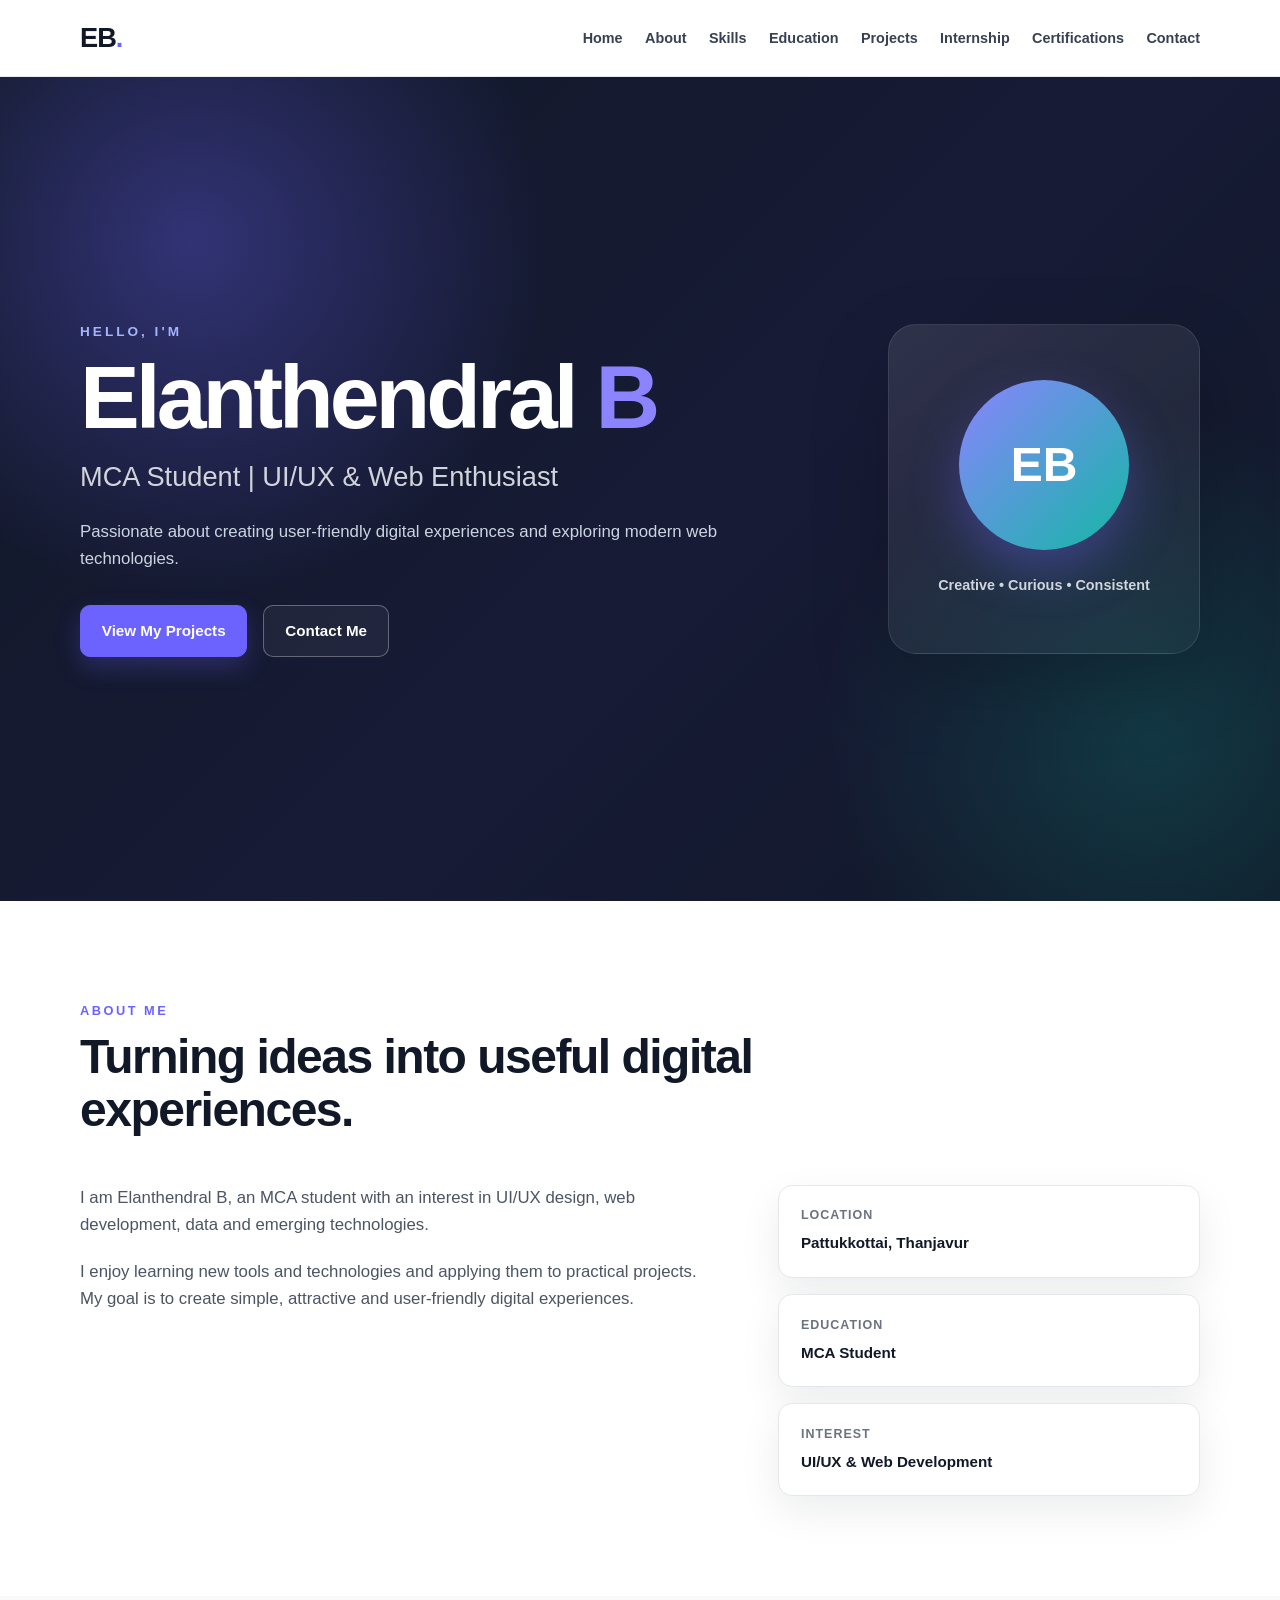
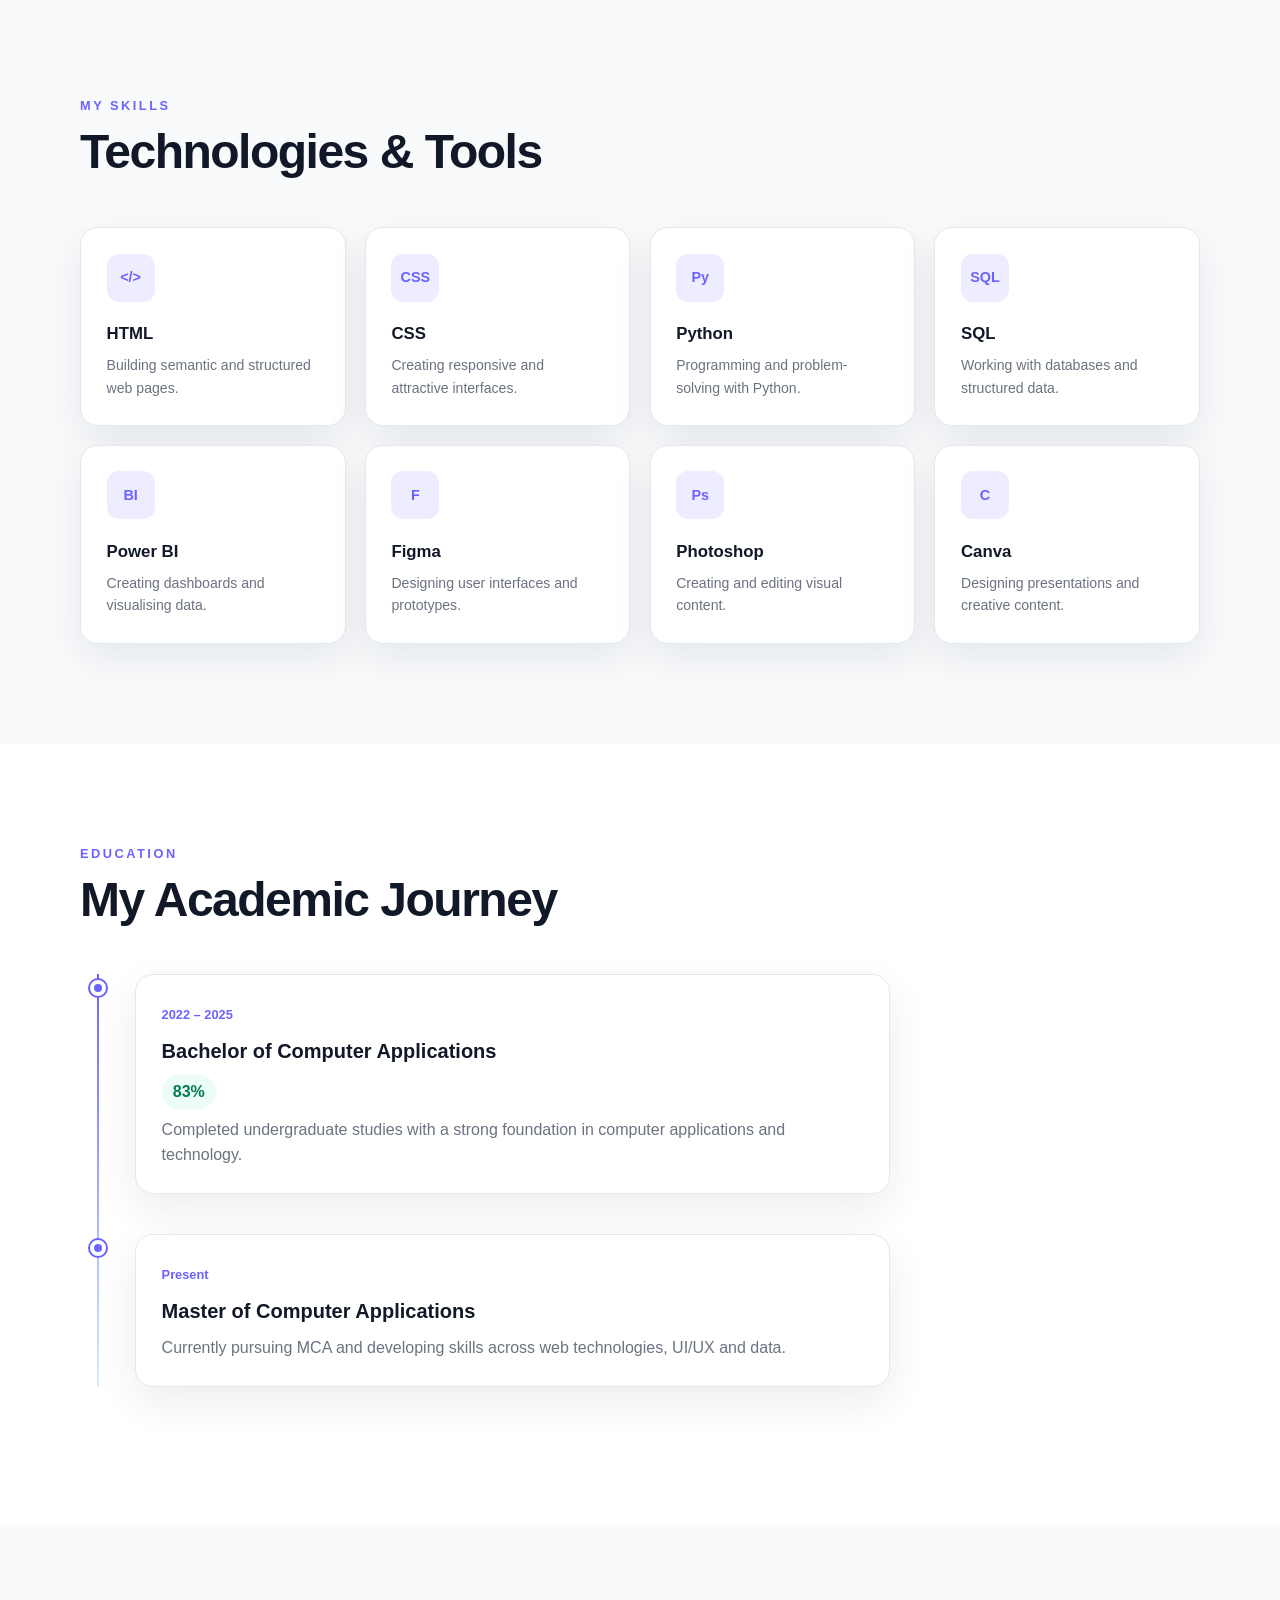
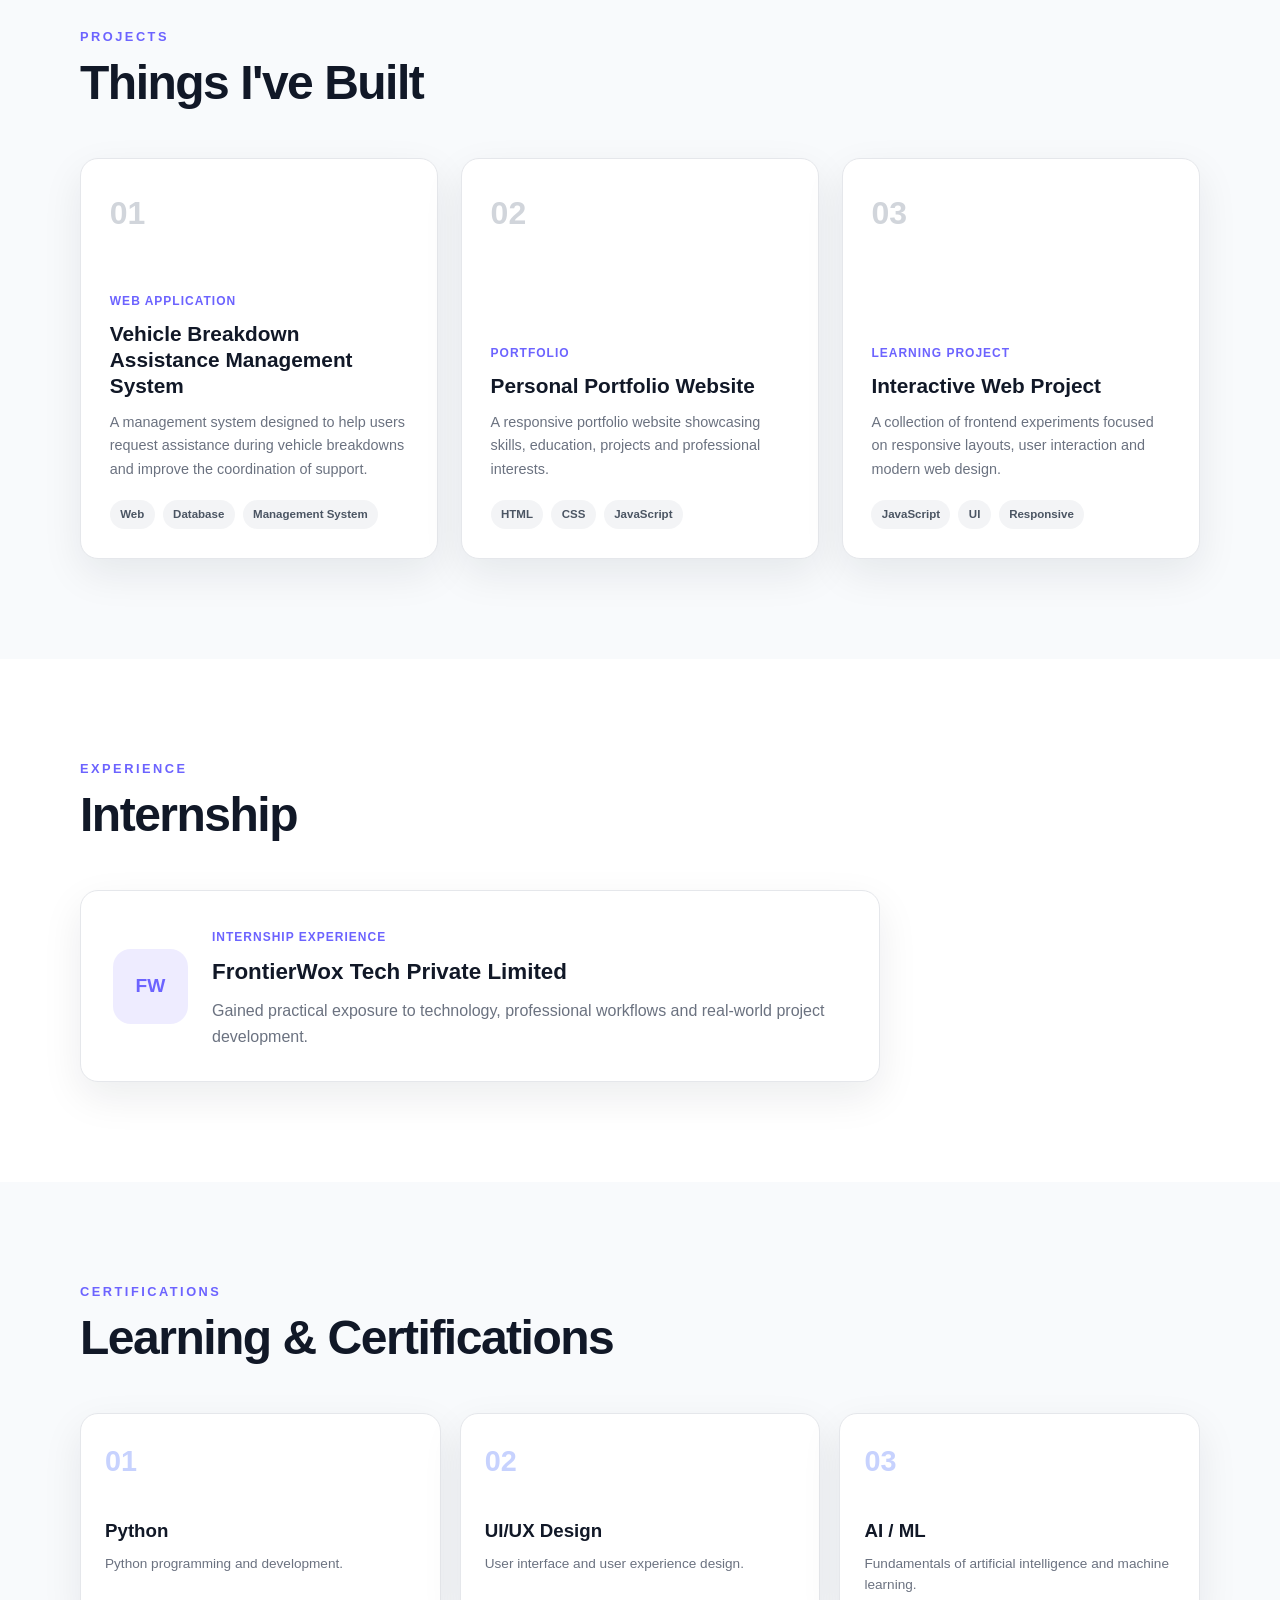
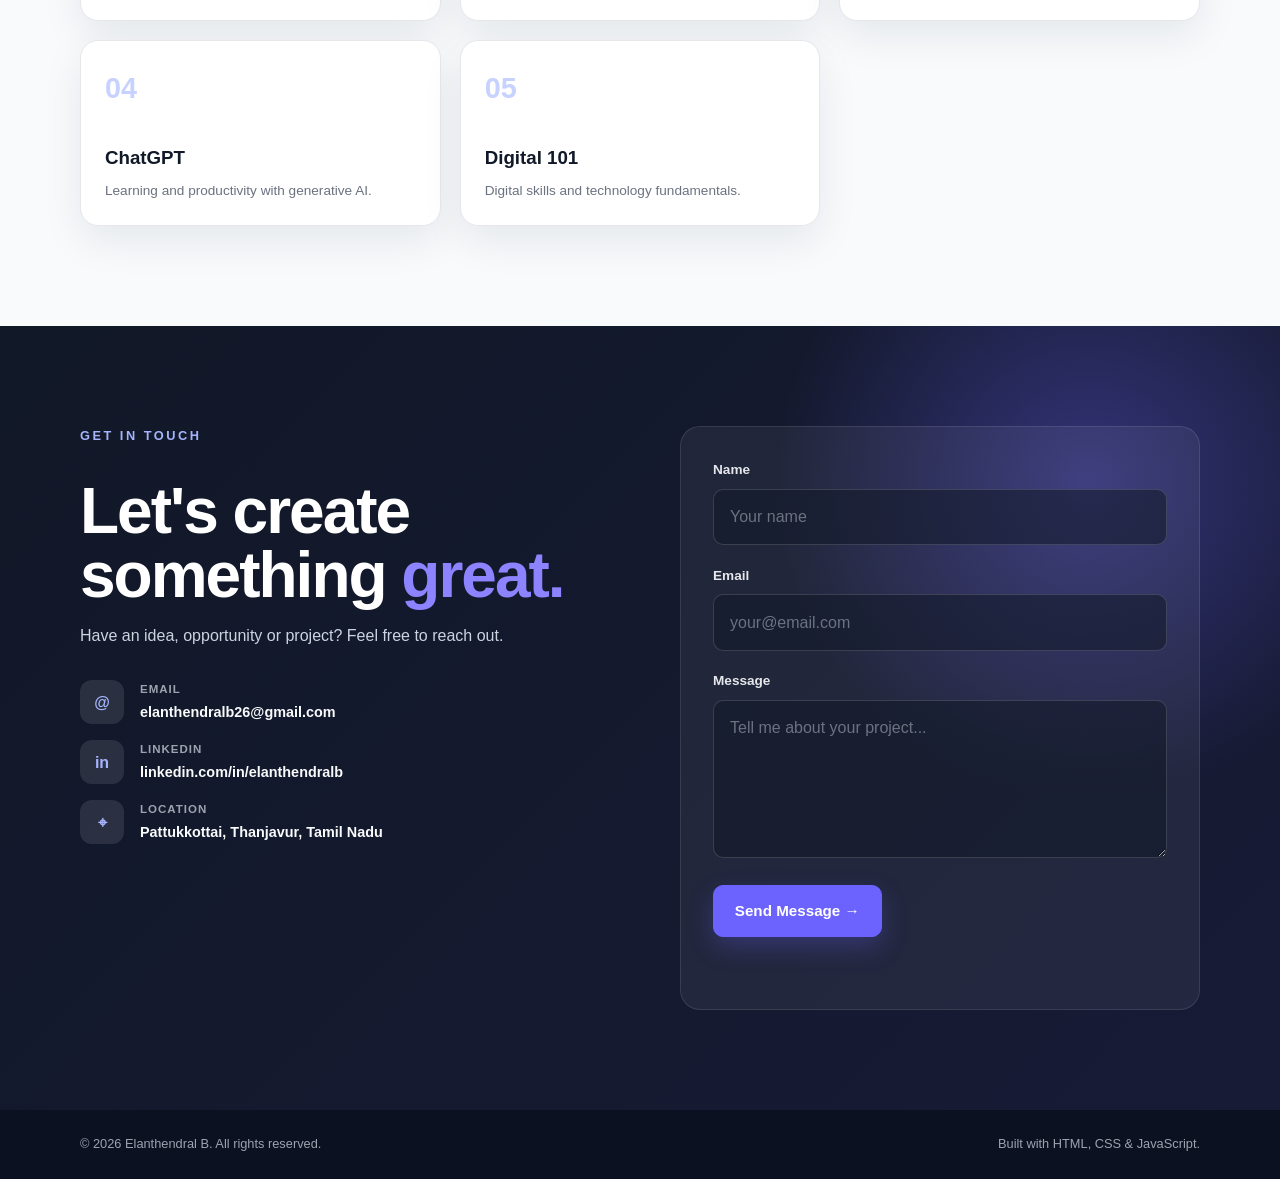
<file: task-1-portfolio/index.html>
<!DOCTYPE html>
<html lang="en">
<head>
    <meta charset="UTF-8">
    <meta name="viewport" content="width=device-width, initial-scale=1.0">

    <meta
        name="description"
        content="Elanthendral B - MCA Student, UI/UX and Web Enthusiast portfolio"
    >

    <title>Elanthendral B | Portfolio</title>

    <link rel="stylesheet" href="style.css">
</head>

<body>

    <!-- Navigation -->
    <header class="header">
        <nav class="navbar container">
            <a href="#home" class="logo">EB<span>.</span></a>

            <button
                class="menu-toggle"
                id="menuToggle"
                aria-label="Open navigation menu"
                aria-expanded="false"
            >
                ☰
            </button>

            <ul class="nav-links" id="navLinks">
                <li><a href="#home">Home</a></li>
                <li><a href="#about">About</a></li>
                <li><a href="#skills">Skills</a></li>
                <li><a href="#education">Education</a></li>
                <li><a href="#projects">Projects</a></li>
                <li><a href="#internship">Internship</a></li>
                <li><a href="#certifications">Certifications</a></li>
                <li><a href="#contact">Contact</a></li>
            </ul>
        </nav>
    </header>


    <main>

        <!-- Hero -->
        <section id="home" class="hero">
            <div class="hero-content container">

                <div class="hero-text">
                    <p class="eyebrow">HELLO, I'M</p>

                    <h1>
                        Elanthendral <span>B</span>
                    </h1>

                    <h2>MCA Student | UI/UX & Web Enthusiast</h2>

                    <p class="hero-description">
                        Passionate about creating user-friendly digital
                        experiences and exploring modern web technologies.
                    </p>

                    <div class="hero-buttons">
                        <a href="#projects" class="btn btn-primary">
                            View My Projects
                        </a>

                        <a href="#contact" class="btn btn-secondary">
                            Contact Me
                        </a>
                    </div>
                </div>

                <div class="hero-card">
                    <div class="profile-circle">
                        EB
                    </div>

                    <p>Creative • Curious • Consistent</p>
                </div>

            </div>
        </section>


        <!-- About -->
        <section id="about" class="section">
            <div class="container">

                <p class="section-label">ABOUT ME</p>

                <h2 class="section-title">
                    Turning ideas into useful digital experiences.
                </h2>

                <div class="about-grid">

                    <div class="about-text">
                        <p>
                            I am Elanthendral B, an MCA student with an interest
                            in UI/UX design, web development, data and emerging
                            technologies.
                        </p>

                        <p>
                            I enjoy learning new tools and technologies and
                            applying them to practical projects. My goal is to
                            create simple, attractive and user-friendly digital
                            experiences.
                        </p>
                    </div>

                    <div class="about-info">
                        <div class="info-card">
                            <span>Location</span>
                            <strong>Pattukkottai, Thanjavur</strong>
                        </div>

                        <div class="info-card">
                            <span>Education</span>
                            <strong>MCA Student</strong>
                        </div>

                        <div class="info-card">
                            <span>Interest</span>
                            <strong>UI/UX & Web Development</strong>
                        </div>
                    </div>

                </div>

            </div>
        </section>


        <!-- Skills -->
        <section id="skills" class="section section-light">
            <div class="container">

                <p class="section-label">MY SKILLS</p>

                <h2 class="section-title">
                    Technologies & Tools
                </h2>

                <div class="skills-grid">

                    <div class="skill-card">
                        <div class="skill-icon">&lt;/&gt;</div>
                        <h3>HTML</h3>
                        <p>Building semantic and structured web pages.</p>
                    </div>

                    <div class="skill-card">
                        <div class="skill-icon">CSS</div>
                        <h3>CSS</h3>
                        <p>Creating responsive and attractive interfaces.</p>
                    </div>

                    <div class="skill-card">
                        <div class="skill-icon">Py</div>
                        <h3>Python</h3>
                        <p>Programming and problem-solving with Python.</p>
                    </div>

                    <div class="skill-card">
                        <div class="skill-icon">SQL</div>
                        <h3>SQL</h3>
                        <p>Working with databases and structured data.</p>
                    </div>

                    <div class="skill-card">
                        <div class="skill-icon">BI</div>
                        <h3>Power BI</h3>
                        <p>Creating dashboards and visualising data.</p>
                    </div>

                    <div class="skill-card">
                        <div class="skill-icon">F</div>
                        <h3>Figma</h3>
                        <p>Designing user interfaces and prototypes.</p>
                    </div>

                    <div class="skill-card">
                        <div class="skill-icon">Ps</div>
                        <h3>Photoshop</h3>
                        <p>Creating and editing visual content.</p>
                    </div>

                    <div class="skill-card">
                        <div class="skill-icon">C</div>
                        <h3>Canva</h3>
                        <p>Designing presentations and creative content.</p>
                    </div>

                </div>

            </div>
        </section>


        <!-- Education -->
        <section id="education" class="section">
            <div class="container">

                <p class="section-label">EDUCATION</p>

                <h2 class="section-title">
                    My Academic Journey
                </h2>

                <div class="timeline">

                    <div class="timeline-item">
                        <div class="timeline-dot"></div>

                        <div class="timeline-content">
                            <span class="timeline-year">
                                2022 – 2025
                            </span>

                            <h3>Bachelor of Computer Applications</h3>

                            <p class="timeline-result">
                                83%
                            </p>

                            <p>
                                Completed undergraduate studies with a strong
                                foundation in computer applications and
                                technology.
                            </p>
                        </div>
                    </div>

                    <div class="timeline-item">
                        <div class="timeline-dot"></div>

                        <div class="timeline-content">
                            <span class="timeline-year">
                                Present
                            </span>

                            <h3>Master of Computer Applications</h3>

                            <p>
                                Currently pursuing MCA and developing skills
                                across web technologies, UI/UX and data.
                            </p>
                        </div>
                    </div>

                </div>

            </div>
        </section>


        <!-- Projects -->
        <section id="projects" class="section section-light">
            <div class="container">

                <p class="section-label">PROJECTS</p>

                <h2 class="section-title">
                    Things I've Built
                </h2>

                <div class="projects-grid">

                    <article class="project-card">

                        <div class="project-number">
                            01
                        </div>

                        <div class="project-content">

                            <span class="project-category">
                                Web Application
                            </span>

                            <h3>
                                Vehicle Breakdown Assistance
                                Management System
                            </h3>

                            <p>
                                A management system designed to help users
                                request assistance during vehicle breakdowns
                                and improve the coordination of support.
                            </p>

                            <div class="project-tags">
                                <span>Web</span>
                                <span>Database</span>
                                <span>Management System</span>
                            </div>

                        </div>

                    </article>


                    <article class="project-card">

                        <div class="project-number">
                            02
                        </div>

                        <div class="project-content">

                            <span class="project-category">
                                Portfolio
                            </span>

                            <h3>
                                Personal Portfolio Website
                            </h3>

                            <p>
                                A responsive portfolio website showcasing
                                skills, education, projects and professional
                                interests.
                            </p>

                            <div class="project-tags">
                                <span>HTML</span>
                                <span>CSS</span>
                                <span>JavaScript</span>
                            </div>

                        </div>

                    </article>


                    <article class="project-card">

                        <div class="project-number">
                            03
                        </div>

                        <div class="project-content">

                            <span class="project-category">
                                Learning Project
                            </span>

                            <h3>
                                Interactive Web Project
                            </h3>

                            <p>
                                A collection of frontend experiments focused
                                on responsive layouts, user interaction and
                                modern web design.
                            </p>

                            <div class="project-tags">
                                <span>JavaScript</span>
                                <span>UI</span>
                                <span>Responsive</span>
                            </div>

                        </div>

                    </article>

                </div>

            </div>
        </section>


        <!-- Internship -->
        <section id="internship" class="section">
            <div class="container">

                <p class="section-label">EXPERIENCE</p>

                <h2 class="section-title">
                    Internship
                </h2>

                <div class="experience-card">

                    <div class="experience-icon">
                        FW
                    </div>

                    <div>
                        <span class="experience-label">
                            Internship Experience
                        </span>

                        <h3>
                            FrontierWox Tech Private Limited
                        </h3>

                        <p>
                            Gained practical exposure to technology,
                            professional workflows and real-world project
                            development.
                        </p>
                    </div>

                </div>

            </div>
        </section>


        <!-- Certifications -->
        <section id="certifications" class="section section-light">
            <div class="container">

                <p class="section-label">CERTIFICATIONS</p>

                <h2 class="section-title">
                    Learning & Certifications
                </h2>

                <div class="certifications-grid">

                    <div class="certificate-card">
                        <span class="certificate-number">01</span>
                        <h3>Python</h3>
                        <p>Python programming and development.</p>
                    </div>

                    <div class="certificate-card">
                        <span class="certificate-number">02</span>
                        <h3>UI/UX Design</h3>
                        <p>User interface and user experience design.</p>
                    </div>

                    <div class="certificate-card">
                        <span class="certificate-number">03</span>
                        <h3>AI / ML</h3>
                        <p>Fundamentals of artificial intelligence and machine learning.</p>
                    </div>

                    <div class="certificate-card">
                        <span class="certificate-number">04</span>
                        <h3>ChatGPT</h3>
                        <p>Learning and productivity with generative AI.</p>
                    </div>

                    <div class="certificate-card">
                        <span class="certificate-number">05</span>
                        <h3>Digital 101</h3>
                        <p>Digital skills and technology fundamentals.</p>
                    </div>

                </div>

            </div>
        </section>


        <!-- Contact -->
        <section id="contact" class="contact-section">

            <div class="container contact-container">

                <div class="contact-intro">

                    <p class="section-label">GET IN TOUCH</p>

                    <h2>
                        Let's create something
                        <span>great.</span>
                    </h2>

                    <p>
                        Have an idea, opportunity or project?
                        Feel free to reach out.
                    </p>

                    <div class="contact-details">

                        <a
                            href="mailto:elanthendralb26@gmail.com"
                            class="contact-item"
                        >
                            <span class="contact-icon">@</span>

                            <div>
                                <small>Email</small>
                                <strong>
                                    elanthendralb26@gmail.com
                                </strong>
                            </div>
                        </a>


                        <a
                            href="https://www.linkedin.com/in/elanthendralb/"
                            target="_blank"
                            rel="noopener noreferrer"
                            class="contact-item"
                        >
                            <span class="contact-icon">in</span>

                            <div>
                                <small>LinkedIn</small>
                                <strong>
                                    linkedin.com/in/elanthendralb
                                </strong>
                            </div>
                        </a>


                        <div class="contact-item">
                            <span class="contact-icon">⌖</span>

                            <div>
                                <small>Location</small>
                                <strong>
                                    Pattukkottai, Thanjavur, Tamil Nadu
                                </strong>
                            </div>
                        </div>

                    </div>

                </div>


                <form id="contactForm" class="contact-form">

                    <div class="form-group">
                        <label for="name">Name</label>

                        <input
                            type="text"
                            id="name"
                            name="name"
                            placeholder="Your name"
                            required
                        >
                    </div>


                    <div class="form-group">
                        <label for="email">Email</label>

                        <input
                            type="email"
                            id="email"
                            name="email"
                            placeholder="your@email.com"
                            required
                        >
                    </div>


                    <div class="form-group">
                        <label for="message">Message</label>

                        <textarea
                            id="message"
                            name="message"
                            rows="5"
                            placeholder="Tell me about your project..."
                            required
                        ></textarea>
                    </div>


                    <button type="submit" class="btn btn-primary">
                        Send Message →
                    </button>

                    <p
                        id="formMessage"
                        class="form-message"
                        aria-live="polite"
                    ></p>

                </form>

            </div>

        </section>

    </main>


    <!-- Footer -->
    <footer class="footer">

        <div class="container footer-content">

            <p>
                © <span id="year"></span>
                Elanthendral B. All rights reserved.
            </p>

            <p>
                Built with HTML, CSS & JavaScript.
            </p>

        </div>

    </footer>


    <script src="script.js"></script>

</body>
</html>
</file>
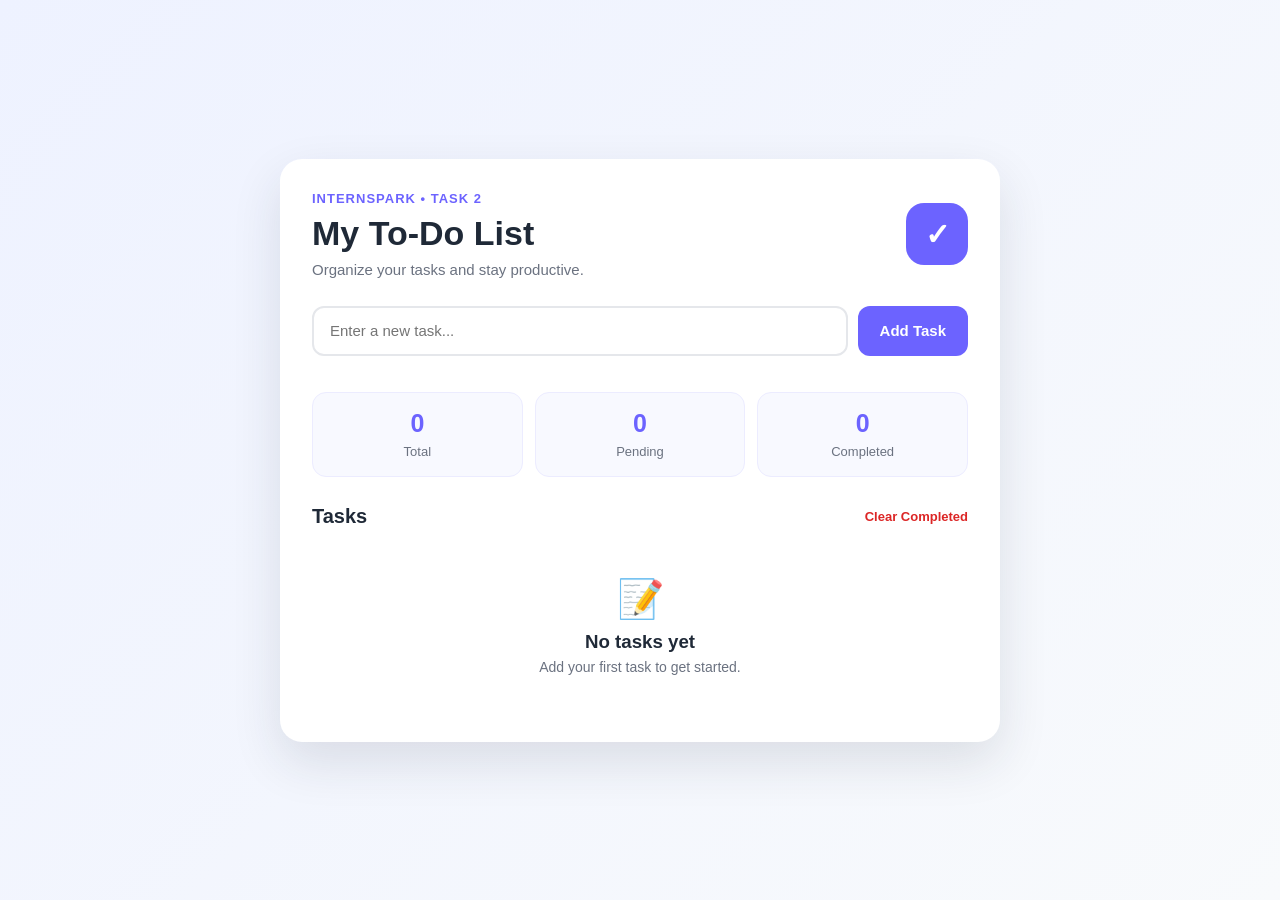
<file: task-2-js-project/index.html>
<!DOCTYPE html>
<html lang="en">
<head>
    <meta charset="UTF-8">
    <meta name="viewport" content="width=device-width, initial-scale=1.0">
    <title>To-Do List | Task 2</title>
    <link rel="stylesheet" href="style.css">
</head>
<body>

    <main class="app">
        <section class="todo-card">

            <div class="header">
                <div>
                    <p class="subtitle">InternSpark • Task 2</p>
                    <h1>My To-Do List</h1>
                    <p class="description">
                        Organize your tasks and stay productive.
                    </p>
                </div>

                <div class="task-icon">✓</div>
            </div>

            <div class="input-area">
                <input
                    type="text"
                    id="taskInput"
                    placeholder="Enter a new task..."
                    maxlength="100"
                    autocomplete="off"
                >
                <button id="addTaskBtn" type="button">Add Task</button>
            </div>

            <p id="errorMessage" class="error-message"></p>

            <div class="stats">
                <div class="stat-box">
                    <span id="totalTasks">0</span>
                    <small>Total</small>
                </div>

                <div class="stat-box">
                    <span id="pendingTasks">0</span>
                    <small>Pending</small>
                </div>

                <div class="stat-box">
                    <span id="completedTasks">0</span>
                    <small>Completed</small>
                </div>
            </div>

            <div class="list-header">
                <h2>Tasks</h2>
                <button id="clearCompletedBtn" type="button">
                    Clear Completed
                </button>
            </div>

            <ul id="taskList" class="task-list"></ul>

            <div id="emptyState" class="empty-state">
                <div class="empty-icon">📝</div>
                <h3>No tasks yet</h3>
                <p>Add your first task to get started.</p>
            </div>

        </section>
    </main>

    <script src="script.js"></script>
</body>
</html>
</file>
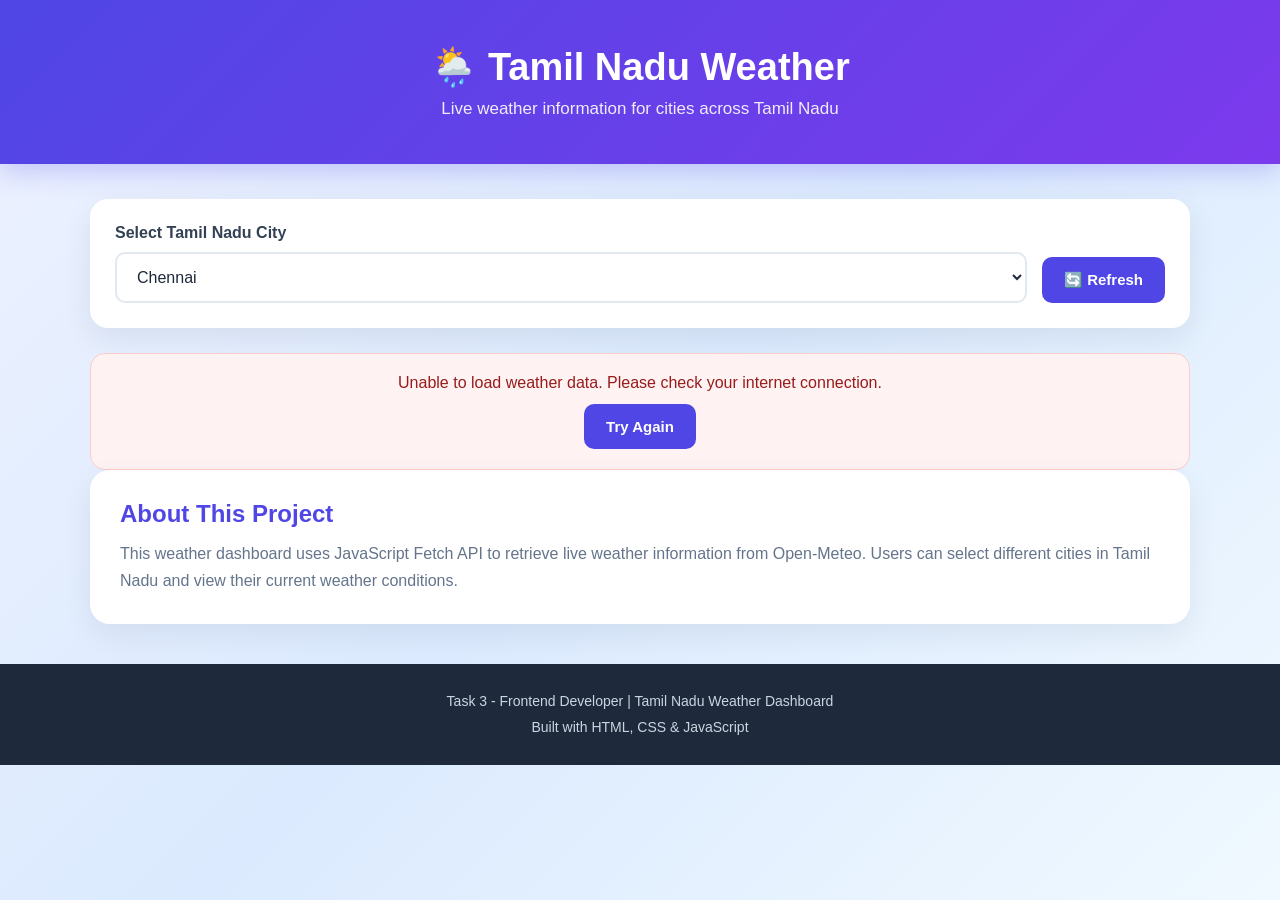
<file: task-3-api-project/index.html>
<!DOCTYPE html>
<html lang="en">
<head>
    <meta charset="UTF-8">
    <meta name="viewport" content="width=device-width, initial-scale=1.0">

    <title>Tamil Nadu Weather Dashboard</title>

    <link rel="stylesheet" href="style.css">
</head>

<body>

    <header class="header">
        <div class="container">
            <h1>🌦️ Tamil Nadu Weather</h1>
            <p>Live weather information for cities across Tamil Nadu</p>
        </div>
    </header>


    <main class="container">

        <section class="control-section">

            <div class="control-box">

                <label for="citySelect">
                    Select Tamil Nadu City
                </label>

                <select id="citySelect">
                    <option value="chennai">Chennai</option>
                    <option value="coimbatore">Coimbatore</option>
                    <option value="madurai">Madurai</option>
                    <option value="trichy">Tiruchirappalli</option>
                    <option value="thanjavur">Thanjavur</option>
                    <option value="salem">Salem</option>
                    <option value="tirunelveli">Tirunelveli</option>
                    <option value="erode">Erode</option>
                    <option value="vellore">Vellore</option>
                    <option value="pattukkottai">Pattukkottai</option>
                </select>

                <button id="refreshBtn" type="button">
                    🔄 Refresh
                </button>

            </div>

        </section>


        <section class="status-section">

            <div id="loading" class="loading hidden">
                <div class="spinner"></div>
                <p>Loading weather...</p>
            </div>

            <div id="errorMessage" class="error hidden">
                <p id="errorText">
                    Unable to load weather data.
                </p>

                <button id="retryBtn" type="button">
                    Try Again
                </button>
            </div>

        </section>


        <section id="weatherContainer" class="weather-container">

            <div class="weather-card">

                <div class="weather-top">

                    <div>
                        <p class="location-label">📍 Location</p>

                        <h2 id="cityName">
                            Chennai
                        </h2>

                        <p id="countryName">
                            Tamil Nadu, India
                        </p>
                    </div>

                    <div class="weather-icon" id="weatherIcon">
                        ☀️
                    </div>

                </div>


                <div class="temperature-section">

                    <div class="temperature">
                        <span id="temperature">
                            --°
                        </span>
                    </div>

                    <div>
                        <p id="weatherDescription">
                            Loading...
                        </p>

                        <p class="updated-time">
                            Local time:
                            <span id="weatherTime">
                                --
                            </span>
                        </p>
                    </div>

                </div>


                <div class="weather-details">

                    <div class="detail-card">

                        <span class="detail-icon">🌡️</span>

                        <div>
                            <p>Feels Like</p>

                            <strong id="feelsLike">
                                --°C
                            </strong>
                        </div>

                    </div>


                    <div class="detail-card">

                        <span class="detail-icon">💧</span>

                        <div>
                            <p>Humidity</p>

                            <strong id="humidity">
                                --%
                            </strong>
                        </div>

                    </div>


                    <div class="detail-card">

                        <span class="detail-icon">💨</span>

                        <div>
                            <p>Wind Speed</p>

                            <strong id="windSpeed">
                                -- km/h
                            </strong>
                        </div>

                    </div>


                    <div class="detail-card">

                        <span class="detail-icon">🌧️</span>

                        <div>
                            <p>Precipitation</p>

                            <strong id="precipitation">
                                -- mm
                            </strong>
                        </div>

                    </div>

                </div>

            </div>

        </section>


        <section class="info-section">

            <h2>About This Project</h2>

            <p>
                This weather dashboard uses JavaScript Fetch API
                to retrieve live weather information from Open-Meteo.
                Users can select different cities in Tamil Nadu
                and view their current weather conditions.
            </p>

        </section>

    </main>


    <footer class="footer">

        <p>
            Task 3 - Frontend Developer | Tamil Nadu Weather Dashboard
        </p>

        <p>
            Built with HTML, CSS & JavaScript
        </p>

    </footer>


    <script src="script.js"></script>

</body>
</html>
</file>
<file: task-1-portfolio/style.css>
:root {
    --primary: #6c63ff;
    --primary-dark: #5148e5;
    --secondary: #14b8a6;
    --dark: #111827;
    --dark-soft: #1f2937;
    --text: #4b5563;
    --muted: #6b7280;
    --light: #f8fafc;
    --white: #ffffff;
    --border: #e5e7eb;
    --shadow: 0 15px 40px rgba(17, 24, 39, 0.08);
    --radius: 18px;
}

* {
    margin: 0;
    padding: 0;
    box-sizing: border-box;
}

html {
    scroll-behavior: smooth;
    scroll-padding-top: 80px;
}

body {
    font-family:
        Inter,
        -apple-system,
        BlinkMacSystemFont,
        "Segoe UI",
        Arial,
        sans-serif;

    line-height: 1.6;
    color: var(--dark);
    background: var(--white);
}

a {
    color: inherit;
}

button,
input,
textarea {
    font: inherit;
}

.container {
    width: min(1120px, calc(100% - 40px));
    margin: 0 auto;
}


/* =========================
   HEADER
========================= */

.header {
    position: sticky;
    top: 0;
    z-index: 1000;

    background: rgba(255, 255, 255, 0.94);

    border-bottom: 1px solid rgba(229, 231, 235, 0.8);

    backdrop-filter: blur(14px);
}

.navbar {
    min-height: 76px;

    display: flex;
    align-items: center;
    justify-content: space-between;
}

.logo {
    color: var(--dark);

    text-decoration: none;

    font-size: 1.7rem;
    font-weight: 900;
    letter-spacing: -1px;
}

.logo span {
    color: var(--primary);
}

.nav-links {
    display: flex;
    align-items: center;
    gap: 1.4rem;

    list-style: none;
}

.nav-links a {
    position: relative;

    color: #374151;

    text-decoration: none;

    font-size: 0.9rem;
    font-weight: 600;

    transition: color 0.25s ease;
}

.nav-links a::after {
    content: "";

    position: absolute;
    left: 0;
    bottom: -7px;

    width: 0;
    height: 2px;

    background: var(--primary);

    transition: width 0.25s ease;
}

.nav-links a:hover {
    color: var(--primary);
}

.nav-links a:hover::after {
    width: 100%;
}

.menu-toggle {
    display: none;

    border: 0;
    background: transparent;

    font-size: 1.7rem;
    cursor: pointer;

    color: var(--dark);
}


/* =========================
   HERO
========================= */

.hero {
    min-height: calc(100vh - 76px);

    display: flex;
    align-items: center;

    color: var(--white);

    background:
        radial-gradient(
            circle at 15% 20%,
            rgba(108, 99, 255, 0.35),
            transparent 28%
        ),
        radial-gradient(
            circle at 90% 80%,
            rgba(20, 184, 166, 0.2),
            transparent 25%
        ),
        linear-gradient(
            135deg,
            #111827 0%,
            #171b36 55%,
            #101827 100%
        );

    overflow: hidden;
}

.hero-content {
    display: grid;
    grid-template-columns: 1.4fr 0.6fr;
    gap: 5rem;

    align-items: center;

    padding-top: 5rem;
    padding-bottom: 5rem;
}

.eyebrow {
    margin-bottom: 0.7rem;

    color: #a5b4fc;

    font-size: 0.85rem;
    font-weight: 800;
    letter-spacing: 3px;
}

.hero h1 {
    margin-bottom: 0.8rem;

    font-size: clamp(3rem, 7vw, 5.7rem);
    line-height: 0.98;

    letter-spacing: -4px;
}

.hero h1 span {
    color: #8b83ff;
}

.hero h2 {
    margin-bottom: 1.3rem;

    color: #d1d5db;

    font-size: clamp(1.2rem, 2.5vw, 1.7rem);
    font-weight: 500;
}

.hero-description {
    max-width: 650px;

    margin-bottom: 2rem;

    color: #cbd5e1;

    font-size: 1.05rem;
}

.hero-buttons {
    display: flex;
    flex-wrap: wrap;
    gap: 1rem;
}

.btn {
    display: inline-flex;
    align-items: center;
    justify-content: center;

    min-height: 48px;

    padding: 0.8rem 1.3rem;

    border-radius: 10px;

    text-decoration: none;

    font-size: 0.95rem;
    font-weight: 800;

    cursor: pointer;

    transition:
        transform 0.25s ease,
        background 0.25s ease,
        box-shadow 0.25s ease;
}

.btn:hover {
    transform: translateY(-2px);
}

.btn-primary {
    color: var(--white);
    background: var(--primary);

    border: 1px solid var(--primary);

    box-shadow:
        0 10px 25px rgba(108, 99, 255, 0.25);
}

.btn-primary:hover {
    background: var(--primary-dark);
}

.btn-secondary {
    color: var(--white);

    border: 1px solid rgba(255, 255, 255, 0.3);

    background: rgba(255, 255, 255, 0.05);
}

.btn-secondary:hover {
    background: rgba(255, 255, 255, 0.12);
}

.hero-card {
    min-height: 330px;

    display: flex;
    flex-direction: column;
    align-items: center;
    justify-content: center;

    padding: 2rem;

    border: 1px solid rgba(255, 255, 255, 0.1);
    border-radius: 28px;

    background:
        linear-gradient(
            145deg,
            rgba(255, 255, 255, 0.1),
            rgba(255, 255, 255, 0.03)
        );

    box-shadow:
        0 30px 80px rgba(0, 0, 0, 0.2);
}

.profile-circle {
    width: 170px;
    height: 170px;

    display: grid;
    place-items: center;

    margin-bottom: 1.5rem;

    border-radius: 50%;

    background:
        linear-gradient(
            135deg,
            #8b83ff,
            #14b8a6
        );

    color: white;

    font-size: 3rem;
    font-weight: 900;

    box-shadow:
        0 20px 50px rgba(108, 99, 255, 0.35);
}

.hero-card p {
    color: #d1d5db;

    font-size: 0.9rem;
    font-weight: 600;
}


/* =========================
   SECTIONS
========================= */

.section {
    padding: 100px 0;
}

.section-light {
    background: var(--light);
}

.section-label {
    margin-bottom: 0.6rem;

    color: var(--primary);

    font-size: 0.8rem;
    font-weight: 900;
    letter-spacing: 2.5px;
}

.section-title {
    max-width: 700px;

    margin-bottom: 3rem;

    color: var(--dark);

    font-size: clamp(2rem, 4vw, 3rem);
    line-height: 1.1;

    letter-spacing: -1.5px;
}


/* =========================
   ABOUT
========================= */

.about-grid {
    display: grid;
    grid-template-columns: 1.2fr 0.8fr;
    gap: 4rem;

    align-items: start;
}

.about-text p {
    margin-bottom: 1.3rem;

    color: var(--text);

    font-size: 1.05rem;
}

.about-info {
    display: grid;
    gap: 1rem;
}

.info-card {
    padding: 1.3rem 1.4rem;

    border: 1px solid var(--border);
    border-radius: 14px;

    background: var(--white);

    box-shadow: var(--shadow);
}

.info-card span {
    display: block;

    margin-bottom: 0.25rem;

    color: var(--muted);

    font-size: 0.78rem;
    font-weight: 700;
    text-transform: uppercase;
    letter-spacing: 1px;
}

.info-card strong {
    color: var(--dark);

    font-size: 0.95rem;
}


/* =========================
   SKILLS
========================= */

.skills-grid {
    display: grid;

    grid-template-columns:
        repeat(4, minmax(0, 1fr));

    gap: 1.2rem;
}

.skill-card {
    padding: 1.6rem;

    border: 1px solid var(--border);
    border-radius: var(--radius);

    background: var(--white);

    box-shadow: var(--shadow);

    transition:
        transform 0.25s ease,
        border-color 0.25s ease;
}

.skill-card:hover {
    transform: translateY(-6px);

    border-color: rgba(108, 99, 255, 0.45);
}

.skill-icon {
    width: 48px;
    height: 48px;

    display: grid;
    place-items: center;

    margin-bottom: 1.2rem;

    border-radius: 12px;

    background: #eeecff;

    color: var(--primary);

    font-size: 0.9rem;
    font-weight: 900;
}

.skill-card h3 {
    margin-bottom: 0.4rem;

    font-size: 1.05rem;
}

.skill-card p {
    color: var(--muted);

    font-size: 0.88rem;
}


/* =========================
   EDUCATION
========================= */

.timeline {
    position: relative;

    max-width: 800px;

    margin-left: 10px;
}

.timeline::before {
    content: "";

    position: absolute;
    top: 0;
    bottom: 0;
    left: 7px;

    width: 2px;

    background:
        linear-gradient(
            to bottom,
            var(--primary),
            #dbeafe
        );
}

.timeline-item {
    position: relative;

    padding-left: 45px;

    margin-bottom: 2.5rem;
}

.timeline-dot {
    position: absolute;
    top: 6px;
    left: 0;

    width: 16px;
    height: 16px;

    border: 4px solid var(--white);
    border-radius: 50%;

    background: var(--primary);

    box-shadow:
        0 0 0 2px var(--primary);
}

.timeline-content {
    padding: 1.6rem;

    border: 1px solid var(--border);
    border-radius: var(--radius);

    background: var(--white);

    box-shadow: var(--shadow);
}

.timeline-year {
    display: inline-block;

    margin-bottom: 0.6rem;

    color: var(--primary);

    font-size: 0.8rem;
    font-weight: 800;
}

.timeline-content h3 {
    margin-bottom: 0.5rem;

    font-size: 1.25rem;
}

.timeline-content p {
    color: var(--muted);
}

.timeline-result {
    display: inline-block;

    margin-bottom: 0.5rem;

    padding: 0.25rem 0.7rem;

    border-radius: 999px;

    background: #ecfdf5;

    color: #047857 !important;

    font-weight: 800;
}


/* =========================
   PROJECTS
========================= */

.projects-grid {
    display: grid;

    grid-template-columns:
        repeat(3, minmax(0, 1fr));

    gap: 1.4rem;
}

.project-card {
    min-height: 340px;

    padding: 1.8rem;

    display: flex;
    flex-direction: column;

    border: 1px solid var(--border);
    border-radius: var(--radius);

    background: var(--white);

    box-shadow: var(--shadow);

    transition:
        transform 0.25s ease,
        box-shadow 0.25s ease;
}

.project-card:hover {
    transform: translateY(-7px);

    box-shadow:
        0 22px 55px rgba(17, 24, 39, 0.12);
}

.project-number {
    margin-bottom: 3rem;

    color: #d1d5db;

    font-size: 2rem;
    font-weight: 900;
}

.project-content {
    margin-top: auto;
}

.project-category {
    color: var(--primary);

    font-size: 0.75rem;
    font-weight: 900;
    text-transform: uppercase;
    letter-spacing: 1px;
}

.project-content h3 {
    margin: 0.5rem 0 0.8rem;

    font-size: 1.3rem;
    line-height: 1.25;
}

.project-content p {
    color: var(--muted);

    font-size: 0.9rem;
}

.project-tags {
    display: flex;
    flex-wrap: wrap;

    gap: 0.5rem;

    margin-top: 1.2rem;
}

.project-tags span {
    padding: 0.35rem 0.65rem;

    border-radius: 999px;

    background: #f3f4f6;

    color: #4b5563;

    font-size: 0.72rem;
    font-weight: 700;
}


/* =========================
   INTERNSHIP
========================= */

.experience-card {
    display: flex;
    align-items: center;

    gap: 1.5rem;

    max-width: 800px;

    padding: 2rem;

    border: 1px solid var(--border);
    border-radius: var(--radius);

    background: var(--white);

    box-shadow: var(--shadow);
}

.experience-icon {
    width: 75px;
    height: 75px;

    flex-shrink: 0;

    display: grid;
    place-items: center;

    border-radius: 18px;

    background: #eeecff;

    color: var(--primary);

    font-size: 1.2rem;
    font-weight: 900;
}

.experience-label {
    color: var(--primary);

    font-size: 0.75rem;
    font-weight: 900;
    text-transform: uppercase;
    letter-spacing: 1px;
}

.experience-card h3 {
    margin: 0.35rem 0 0.5rem;

    font-size: 1.4rem;
}

.experience-card p {
    color: var(--muted);
}


/* =========================
   CERTIFICATIONS
========================= */

.certifications-grid {
    display: grid;

    grid-template-columns:
        repeat(3, minmax(0, 1fr));

    gap: 1.2rem;
}

.certificate-card {
    position: relative;

    min-height: 180px;

    padding: 1.5rem;

    overflow: hidden;

    border: 1px solid var(--border);
    border-radius: var(--radius);

    background: var(--white);

    box-shadow: var(--shadow);
}

.certificate-number {
    display: block;

    margin-bottom: 2rem;

    color: #c7d2fe;

    font-size: 1.8rem;
    font-weight: 900;
}

.certificate-card h3 {
    margin-bottom: 0.4rem;
}

.certificate-card p {
    color: var(--muted);

    font-size: 0.85rem;
}


/* =========================
   CONTACT
========================= */

.contact-section {
    padding: 100px 0;

    color: var(--white);

    background:
        radial-gradient(
            circle at 85% 20%,
            rgba(108, 99, 255, 0.35),
            transparent 25%
        ),
        linear-gradient(
            135deg,
            #111827,
            #171b36
        );
}

.contact-container {
    display: grid;
    grid-template-columns: 1fr 1fr;

    gap: 5rem;

    align-items: start;
}

.contact-intro .section-label {
    color: #a5b4fc;
}

.contact-intro h2 {
    max-width: 600px;

    margin-bottom: 1rem;

    font-size: clamp(2.3rem, 5vw, 4rem);
    line-height: 1;

    letter-spacing: -2px;
}

.contact-intro h2 span {
    color: #8b83ff;
}

.contact-intro > p {
    max-width: 500px;

    margin-bottom: 2rem;

    color: #cbd5e1;
}

.contact-details {
    display: grid;
    gap: 1rem;
}

.contact-item {
    display: flex;
    align-items: center;

    gap: 1rem;

    color: inherit;

    text-decoration: none;
}

.contact-icon {
    width: 44px;
    height: 44px;

    flex-shrink: 0;

    display: grid;
    place-items: center;

    border-radius: 12px;

    background: rgba(255, 255, 255, 0.1);

    color: #a5b4fc;

    font-weight: 900;
}

.contact-item small {
    display: block;

    color: #9ca3af;

    font-size: 0.72rem;
    font-weight: 700;
    text-transform: uppercase;
    letter-spacing: 1px;
}

.contact-item strong {
    color: #f9fafb;

    font-size: 0.9rem;
}

.contact-form {
    padding: 2rem;

    border: 1px solid rgba(255, 255, 255, 0.1);
    border-radius: 20px;

    background: rgba(255, 255, 255, 0.06);
}

.form-group {
    margin-bottom: 1.2rem;
}

.form-group label {
    display: block;

    margin-bottom: 0.5rem;

    color: #e5e7eb;

    font-size: 0.85rem;
    font-weight: 700;
}

.form-group input,
.form-group textarea {
    width: 100%;

    padding: 0.9rem 1rem;

    border: 1px solid rgba(255, 255, 255, 0.15);
    border-radius: 10px;

    outline: none;

    background: rgba(17, 24, 39, 0.55);

    color: white;

    resize: vertical;

    transition:
        border-color 0.25s ease,
        box-shadow 0.25s ease;
}

.form-group input::placeholder,
.form-group textarea::placeholder {
    color: #6b7280;
}

.form-group input:focus,
.form-group textarea:focus {
    border-color: #8b83ff;

    box-shadow:
        0 0 0 3px rgba(108, 99, 255, 0.15);
}

.form-message {
    min-height: 24px;

    margin-top: 1rem;

    font-size: 0.85rem;
    font-weight: 700;
}


/* =========================
   FOOTER
========================= */

.footer {
    padding: 1.5rem 0;

    background: #0b1120;

    color: #9ca3af;

    font-size: 0.8rem;
}

.footer-content {
    display: flex;
    justify-content: space-between;

    gap: 1rem;
}


/* =========================
   TABLET
========================= */

@media (max-width: 1000px) {

    .nav-links {
        gap: 0.8rem;
    }

    .nav-links a {
        font-size: 0.8rem;
    }

    .hero-content {
        gap: 3rem;
    }

    .skills-grid {
        grid-template-columns:
            repeat(2, minmax(0, 1fr));
    }

    .projects-grid {
        grid-template-columns:
            repeat(2, minmax(0, 1fr));
    }

    .certifications-grid {
        grid-template-columns:
            repeat(2, minmax(0, 1fr));
    }
}


/* =========================
   MOBILE
========================= */

@media (max-width: 760px) {

    .container {
        width: min(100% - 28px, 1120px);
    }

    .navbar {
        position: relative;
    }

    .menu-toggle {
        display: block;
    }

    .nav-links {
        position: absolute;

        top: 76px;
        left: 0;
        right: 0;

        display: none;
        flex-direction: column;
        align-items: stretch;

        padding: 1rem;

        border-bottom: 1px solid var(--border);

        background: var(--white);

        box-shadow:
            0 15px 30px rgba(0, 0, 0, 0.08);
    }

    .nav-links.active {
        display: flex;
    }

    .nav-links a {
        display: block;

        padding: 0.7rem;

        font-size: 0.95rem;
    }

    .nav-links a::after {
        display: none;
    }

    .hero {
        min-height: auto;
    }

    .hero-content {
        grid-template-columns: 1fr;

        gap: 3rem;

        padding-top: 5rem;
        padding-bottom: 5rem;
    }

    .hero h1 {
        font-size: clamp(3rem, 15vw, 4.5rem);
        letter-spacing: -3px;
    }

    .hero-card {
        min-height: 260px;
    }

    .profile-circle {
        width: 130px;
        height: 130px;

        font-size: 2.4rem;
    }

    .section,
    .contact-section {
        padding: 75px 0;
    }

    .about-grid,
    .contact-container {
        grid-template-columns: 1fr;

        gap: 2.5rem;
    }

    .skills-grid,
    .projects-grid,
    .certifications-grid {
        grid-template-columns: 1fr;
    }

    .project-card {
        min-height: 300px;
    }

    .experience-card {
        align-items: flex-start;
        flex-direction: column;
    }

    .footer-content {
        flex-direction: column;

        text-align: center;
    }
}


/* =========================
   SMALL MOBILE
========================= */

@media (max-width: 420px) {

    .hero-buttons {
        flex-direction: column;
    }

    .hero-buttons .btn {
        width: 100%;
    }

    .contact-form {
        padding: 1.2rem;
    }

    .timeline {
        margin-left: 0;
    }

    .timeline-item {
        padding-left: 32px;
    }
}
</file>
<file: task-2-js-project/style.css>
* {
    margin: 0;
    padding: 0;
    box-sizing: border-box;
}

:root {
    --primary: #6c63ff;
    --primary-dark: #5148e5;
    --background: #f4f6fb;
    --card: #ffffff;
    --text: #1f2937;
    --muted: #6b7280;
    --border: #e5e7eb;
    --success: #16a34a;
    --danger: #dc2626;
}

body {
    min-height: 100vh;
    font-family: Arial, Helvetica, sans-serif;
    background: linear-gradient(135deg, #eef2ff, #f8fafc);
    color: var(--text);
}

.app {
    min-height: 100vh;
    display: flex;
    justify-content: center;
    align-items: center;
    padding: 30px 15px;
}

.todo-card {
    width: 100%;
    max-width: 720px;
    background: var(--card);
    border-radius: 22px;
    padding: 32px;
    box-shadow: 0 20px 50px rgba(31, 41, 55, 0.12);
}

.header {
    display: flex;
    justify-content: space-between;
    align-items: center;
    gap: 20px;
    margin-bottom: 28px;
}

.subtitle {
    color: var(--primary);
    font-size: 13px;
    font-weight: 700;
    letter-spacing: 1px;
    text-transform: uppercase;
    margin-bottom: 8px;
}

.header h1 {
    font-size: 34px;
    margin-bottom: 8px;
}

.description {
    color: var(--muted);
    font-size: 15px;
}

.task-icon {
    width: 62px;
    height: 62px;
    border-radius: 18px;
    background: var(--primary);
    color: white;
    display: flex;
    align-items: center;
    justify-content: center;
    font-size: 30px;
    font-weight: bold;
    flex-shrink: 0;
}

.input-area {
    display: flex;
    gap: 10px;
    margin-bottom: 8px;
}

.input-area input {
    flex: 1;
    height: 50px;
    border: 2px solid var(--border);
    border-radius: 12px;
    padding: 0 16px;
    font-size: 15px;
    outline: none;
    transition: border-color 0.2s, box-shadow 0.2s;
}

.input-area input:focus {
    border-color: var(--primary);
    box-shadow: 0 0 0 4px rgba(108, 99, 255, 0.1);
}

.input-area button {
    border: none;
    background: var(--primary);
    color: white;
    border-radius: 12px;
    padding: 0 22px;
    font-size: 15px;
    font-weight: 700;
    cursor: pointer;
    transition: background 0.2s, transform 0.2s;
}

.input-area button:hover {
    background: var(--primary-dark);
    transform: translateY(-1px);
}

.error-message {
    min-height: 20px;
    color: var(--danger);
    font-size: 13px;
    margin-bottom: 8px;
}

.stats {
    display: grid;
    grid-template-columns: repeat(3, 1fr);
    gap: 12px;
    margin: 8px 0 28px;
}

.stat-box {
    background: #f8f9ff;
    border: 1px solid #ececff;
    border-radius: 14px;
    padding: 16px;
    text-align: center;
}

.stat-box span {
    display: block;
    font-size: 25px;
    font-weight: 800;
    color: var(--primary);
    margin-bottom: 4px;
}

.stat-box small {
    color: var(--muted);
    font-size: 13px;
}

.list-header {
    display: flex;
    align-items: center;
    justify-content: space-between;
    margin-bottom: 14px;
}

.list-header h2 {
    font-size: 20px;
}

#clearCompletedBtn {
    border: none;
    background: transparent;
    color: var(--danger);
    font-size: 13px;
    font-weight: 600;
    cursor: pointer;
}

#clearCompletedBtn:hover {
    text-decoration: underline;
}

.task-list {
    list-style: none;
    display: flex;
    flex-direction: column;
    gap: 10px;
}

.task-item {
    display: flex;
    align-items: center;
    gap: 12px;
    padding: 14px;
    border: 1px solid var(--border);
    border-radius: 14px;
    background: #fff;
    transition: background 0.2s, border-color 0.2s;
}

.task-item:hover {
    background: #fafaff;
    border-color: #dcd9ff;
}

.task-checkbox {
    width: 21px;
    height: 21px;
    accent-color: var(--primary);
    cursor: pointer;
    flex-shrink: 0;
}

.task-text {
    flex: 1;
    font-size: 15px;
    line-height: 1.5;
    word-break: break-word;
}

.task-item.completed .task-text {
    text-decoration: line-through;
    color: #9ca3af;
}

.delete-btn {
    width: 36px;
    height: 36px;
    border: none;
    border-radius: 9px;
    background: #fff1f2;
    color: var(--danger);
    cursor: pointer;
    font-size: 16px;
    transition: background 0.2s, transform 0.2s;
}

.delete-btn:hover {
    background: #ffe4e6;
    transform: scale(1.05);
}

.empty-state {
    text-align: center;
    padding: 35px 15px;
    color: var(--muted);
}

.empty-icon {
    font-size: 38px;
    margin-bottom: 10px;
}

.empty-state h3 {
    color: var(--text);
    margin-bottom: 6px;
}

.empty-state p {
    font-size: 14px;
}

.hidden {
    display: none;
}

@media (max-width: 600px) {
    .app {
        padding: 15px;
        align-items: flex-start;
    }

    .todo-card {
        padding: 22px;
        margin-top: 15px;
        border-radius: 18px;
    }

    .header {
        align-items: flex-start;
    }

    .header h1 {
        font-size: 28px;
    }

    .task-icon {
        width: 50px;
        height: 50px;
        font-size: 24px;
        border-radius: 14px;
    }

    .input-area {
        flex-direction: column;
    }

    .input-area input,
    .input-area button {
        width: 100%;
        height: 48px;
    }

    .stats {
        gap: 8px;
    }

    .stat-box {
        padding: 13px 8px;
    }

    .stat-box span {
        font-size: 21px;
    }

    .list-header {
        gap: 10px;
    }
}
</file>
<file: task-3-api-project/style.css>
* {
    margin: 0;
    padding: 0;
    box-sizing: border-box;
}

body {
    font-family: Arial, Helvetica, sans-serif;
    background: linear-gradient(
        135deg,
        #eef2ff,
        #dbeafe,
        #f0f9ff
    );
    color: #1e293b;
    min-height: 100vh;
}

.container {
    width: min(1100px, 92%);
    margin: auto;
}


/* Header */

.header {
    background: linear-gradient(
        135deg,
        #4f46e5,
        #7c3aed
    );

    color: white;
    padding: 45px 0;

    text-align: center;

    box-shadow: 0 8px 25px rgba(79, 70, 229, 0.25);
}

.header h1 {
    font-size: 38px;
    margin-bottom: 10px;
}

.header p {
    font-size: 17px;
    opacity: 0.9;
}


/* Controls */

.control-section {
    margin: 35px 0 25px;
}

.control-box {
    background: white;

    padding: 25px;

    border-radius: 18px;

    box-shadow: 0 10px 30px rgba(15, 23, 42, 0.08);

    display: flex;

    align-items: end;

    gap: 15px;

    flex-wrap: wrap;
}

.control-box label {
    display: block;

    width: 100%;

    font-weight: 700;

    color: #334155;

    margin-bottom: -5px;
}

.control-box select {
    flex: 1;

    min-width: 220px;

    padding: 14px 16px;

    border: 2px solid #e2e8f0;

    border-radius: 10px;

    background: white;

    color: #1e293b;

    font-size: 16px;

    cursor: pointer;

    outline: none;

    transition: 0.3s;
}

.control-box select:focus {
    border-color: #6366f1;
}


.control-box button,
.error button {
    border: none;

    background: #4f46e5;

    color: white;

    padding: 14px 22px;

    border-radius: 10px;

    font-size: 15px;

    font-weight: 700;

    cursor: pointer;

    transition: 0.3s;
}

.control-box button:hover,
.error button:hover {
    background: #3730a3;

    transform: translateY(-2px);
}


/* Loading */

.status-section {
    min-height: 20px;
}

.loading {
    background: white;

    padding: 25px;

    border-radius: 15px;

    text-align: center;

    box-shadow: 0 8px 25px rgba(15, 23, 42, 0.07);
}

.spinner {
    width: 40px;

    height: 40px;

    margin: 0 auto 12px;

    border: 4px solid #e0e7ff;

    border-top-color: #4f46e5;

    border-radius: 50%;

    animation: spin 0.8s linear infinite;
}

@keyframes spin {
    to {
        transform: rotate(360deg);
    }
}


/* Error */

.error {
    background: #fef2f2;

    border: 1px solid #fecaca;

    color: #991b1b;

    padding: 20px;

    border-radius: 15px;

    text-align: center;
}

.error button {
    margin-top: 12px;
}

.hidden {
    display: none;
}


/* Weather */

.weather-container {
    margin: 25px 0 35px;
}

.weather-card {
    background: white;

    border-radius: 25px;

    padding: 35px;

    box-shadow: 0 15px 40px rgba(15, 23, 42, 0.1);
}


/* Weather Top */

.weather-top {
    display: flex;

    justify-content: space-between;

    align-items: center;

    gap: 20px;

    padding-bottom: 25px;

    border-bottom: 1px solid #e2e8f0;
}

.location-label {
    color: #64748b;

    font-size: 14px;

    margin-bottom: 5px;
}

.weather-top h2 {
    font-size: 32px;

    color: #1e293b;

    margin-bottom: 5px;
}

.weather-top p:last-child {
    color: #64748b;
}

.weather-icon {
    font-size: 80px;

    line-height: 1;
}


/* Temperature */

.temperature-section {
    display: flex;

    align-items: center;

    gap: 30px;

    padding: 30px 0;
}

.temperature {
    font-size: 75px;

    font-weight: 800;

    color: #4f46e5;

    line-height: 1;
}

#weatherDescription {
    font-size: 22px;

    font-weight: 700;

    color: #334155;

    margin-bottom: 8px;
}

.updated-time {
    color: #64748b;

    font-size: 14px;
}


/* Weather Details */

.weather-details {
    display: grid;

    grid-template-columns: repeat(4, 1fr);

    gap: 15px;
}

.detail-card {
    background: #f8fafc;

    border: 1px solid #e2e8f0;

    border-radius: 15px;

    padding: 20px;

    display: flex;

    align-items: center;

    gap: 14px;

    transition: 0.3s;
}

.detail-card:hover {
    transform: translateY(-4px);

    border-color: #c7d2fe;

    background: #eef2ff;
}

.detail-icon {
    font-size: 30px;
}

.detail-card p {
    font-size: 13px;

    color: #64748b;

    margin-bottom: 5px;
}

.detail-card strong {
    font-size: 18px;

    color: #1e293b;
}


/* About */

.info-section {
    background: white;

    padding: 30px;

    border-radius: 20px;

    margin-bottom: 40px;

    box-shadow: 0 10px 30px rgba(15, 23, 42, 0.07);
}

.info-section h2 {
    color: #4f46e5;

    margin-bottom: 12px;
}

.info-section p {
    color: #64748b;

    line-height: 1.7;
}


/* Footer */

.footer {
    background: #1e293b;

    color: #cbd5e1;

    text-align: center;

    padding: 25px;

    line-height: 1.8;

    font-size: 14px;
}


/* Tablet */

@media (max-width: 850px) {

    .weather-details {
        grid-template-columns: repeat(2, 1fr);
    }

}


/* Mobile */

@media (max-width: 600px) {

    .header {
        padding: 35px 0;
    }

    .header h1 {
        font-size: 28px;
    }

    .header p {
        font-size: 14px;
    }

    .control-box {
        align-items: stretch;
    }

    .control-box select,
    .control-box button {
        width: 100%;
    }

    .weather-card {
        padding: 25px 20px;
    }

    .weather-top h2 {
        font-size: 26px;
    }

    .weather-icon {
        font-size: 60px;
    }

    .temperature-section {
        gap: 15px;

        flex-direction: column;

        align-items: flex-start;
    }

    .temperature {
        font-size: 60px;
    }

    #weatherDescription {
        font-size: 19px;
    }

    .weather-details {
        grid-template-columns: 1fr;
    }

    .detail-card {
        padding: 17px;
    }

}
</file>
